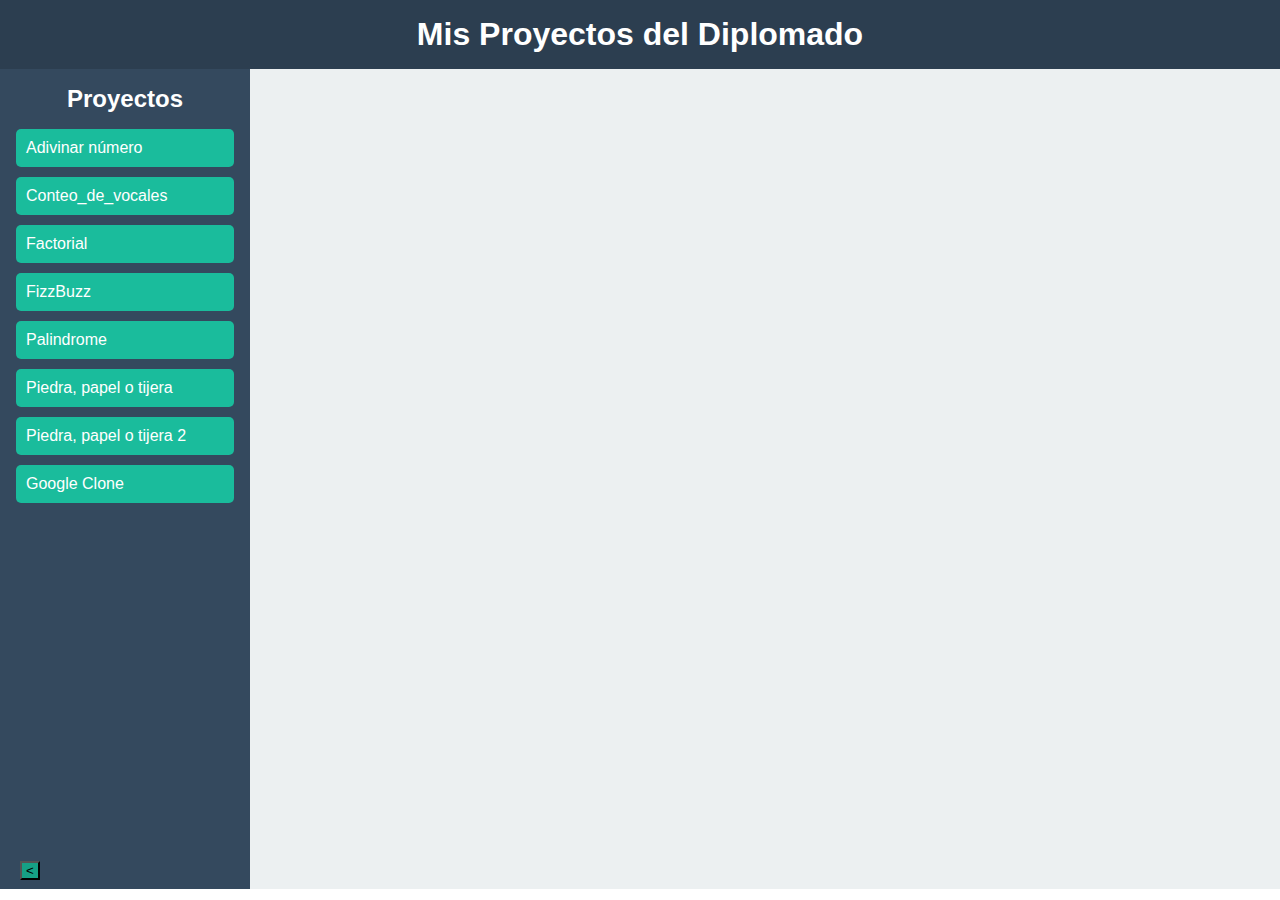
<file: index.html>
<!DOCTYPE html>
<html lang="es">
<head>
  <meta charset="UTF-8" />
  <meta name="viewport" content="width=device-width, initial-scale=1.0"/>
  <title>Mis Proyectos - Diplomado Web</title>
  <!-- Enlace al archivo externo de CSS -->
  <link rel="stylesheet" href="css/estilos.css" />
</head>
<body>
  <header>
    <h1>Mis Proyectos del Diplomado</h1>
  </header>

  <div class="contenido-principal">
    <aside id="menu-lateral" class="menu-lateral">
      <h2>Proyectos</h2>
      <ul>
        <li><button onclick="cargarProyecto('ejercicios/Adivinar_num/index.html')">Adivinar número</button></li>
        <li><button onclick="cargarProyecto('ejercicios/Conteo_de_vocales/index.html')">Conteo_de_vocales</button></li>
        <li><button onclick="cargarProyecto('ejercicios/Factorial/index.html')">Factorial</button></li>
        <li><button onclick="cargarProyecto('ejercicios/FizzBuzz/index.html')">FizzBuzz</button></li>
        <li><button onclick="cargarProyecto('ejercicios/Palindromo/index.html')">Palindrome</button></li>
        <li><button onclick="cargarProyecto('ejercicios/ppt/index.html')">Piedra, papel o tijera</button></li>
        <li><button onclick="cargarProyecto('ejercicios/ppt2/index.html')">Piedra, papel o tijera 2</button></li>
        <li><button onclick="cargarProyecto('ejercicios/GOOGLE/index.html')">Google Clone</button></li>
      </ul>
    </aside>

    <section class="visor-proyecto">
      <iframe id="visor" src="" frameborder="0"></iframe>
    </section>
  </div>
  <footer>
    <button id="esc_aper" class="button_footer" title="Esconder menú" onclick="esconder_aparecer()"><</button>
  </footer>
  <script>
    
    function cargarProyecto(ruta) {
      document.getElementById('visor').src = ruta;
    }
 
    let menuAbierto = true;
    document.getElementById("esc_aper").addEventListener("click", () => {
      const menu = document.getElementById("menu-lateral");

      if (menuAbierto) {
        menu.style.width = "0px";
        document.getElementById("esc_aper").innerText = ">";
        document.getElementById("esc_aper").title="Desplegar menu"
      } else {
        menu.style.width = "250px";
        document.getElementById("esc_aper").innerText = "<";
        document.getElementById("esc_aper").title="Esconder menu"
      }

      menuAbierto = !menuAbierto;
    });
  </script>
</body>
</html>
</file>
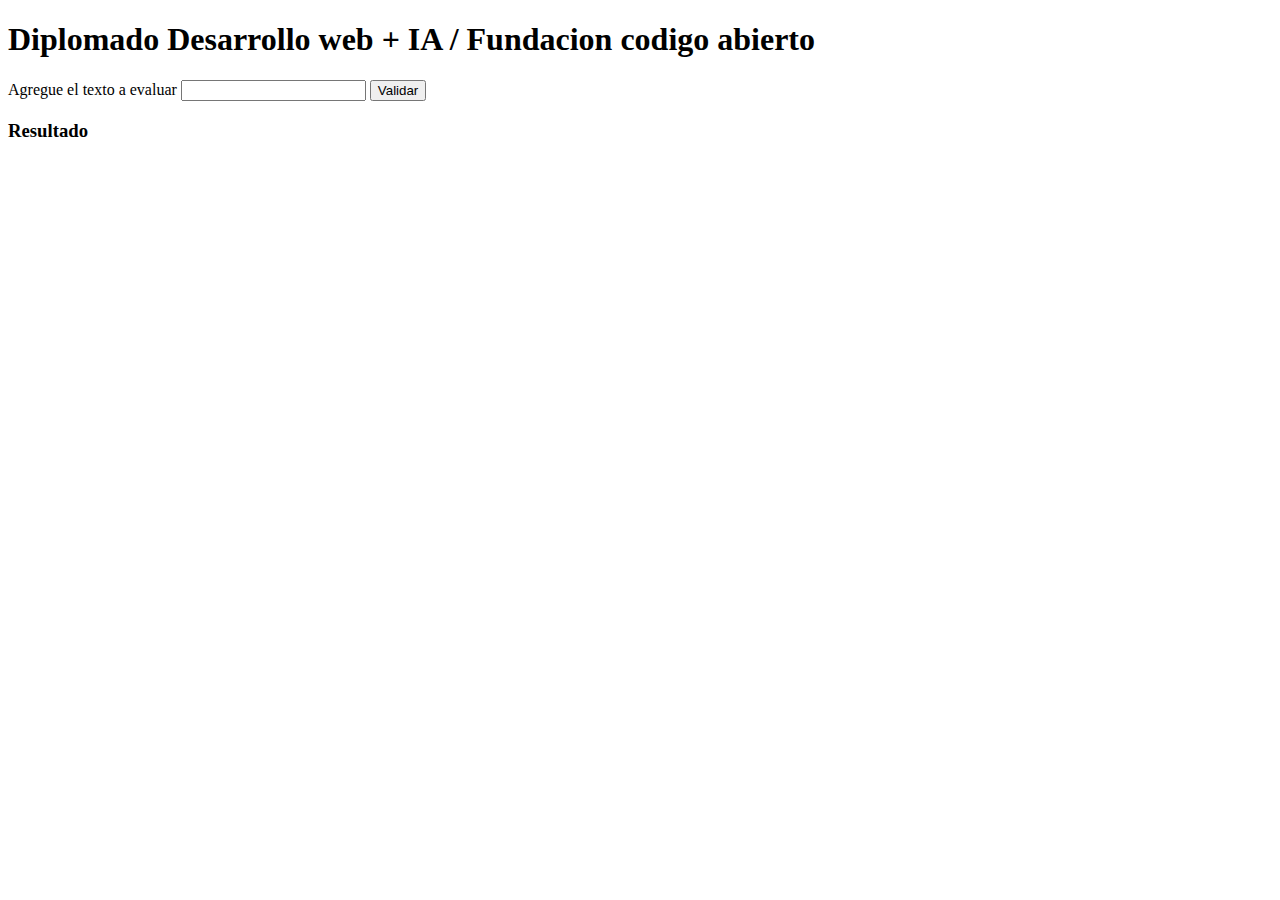
<file: ejercicios/Conteo_de_vocales/index.html>
<!DOCTYPE html>
<html lang="en">
<head>
    <meta charset="UTF-8">
    <meta name="viewport" content="width=device-width, initial-scale=1.0">
    <title>Conteo de vocales</title>
    <script src="main.js"></script>
</head>
<body>
    <header>
        <h1>Diplomado Desarrollo web + IA / Fundacion codigo abierto</h1>
    </header>
    <body>
        Agregue el texto a evaluar
        <input id="MyInput" type="text">
        <button id="validar" onclick="validacion()">Validar</button>
        <h3 id="Resultado">Resultado</h3>
    </body>
    
</body>
</html>
</file>
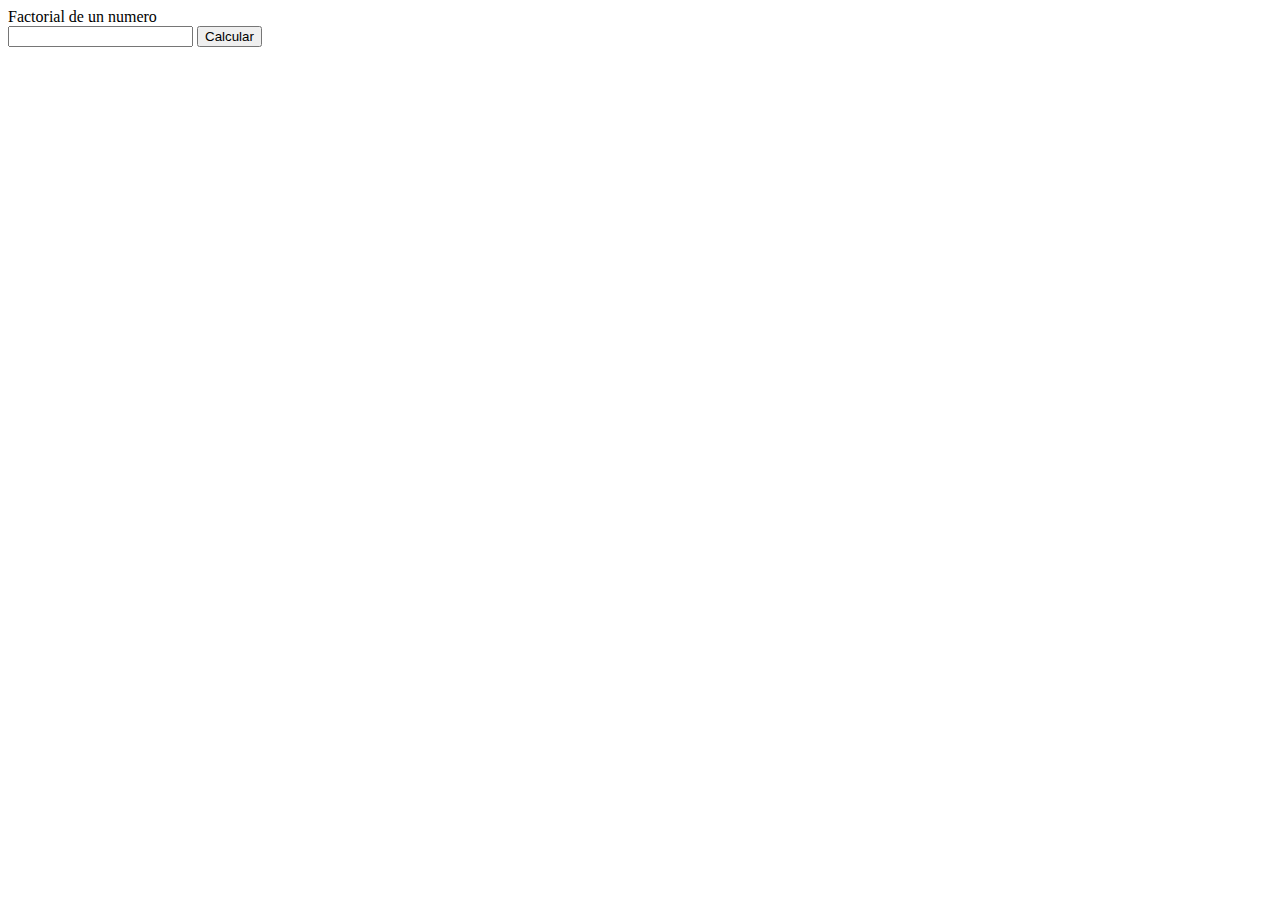
<file: ejercicios/Factorial/index.html>
<!DOCTYPE html>
<html lang="en">
<head>
    <meta charset="UTF-8">
    <meta name="viewport" content="width=device-width, initial-scale=1.0">
    <title>Document</title>
</head>
<body>
    <header>Factorial de un numero</header>
    <section>
        <input id="text_input" type="text">
        <button onclick="calcular()">Calcular</button>
    </section>
    <br><br>
    <section>
        <div id="resultado"></div>
    </section>
    <script src="app.js"></script>
</body>
</html>
</file>
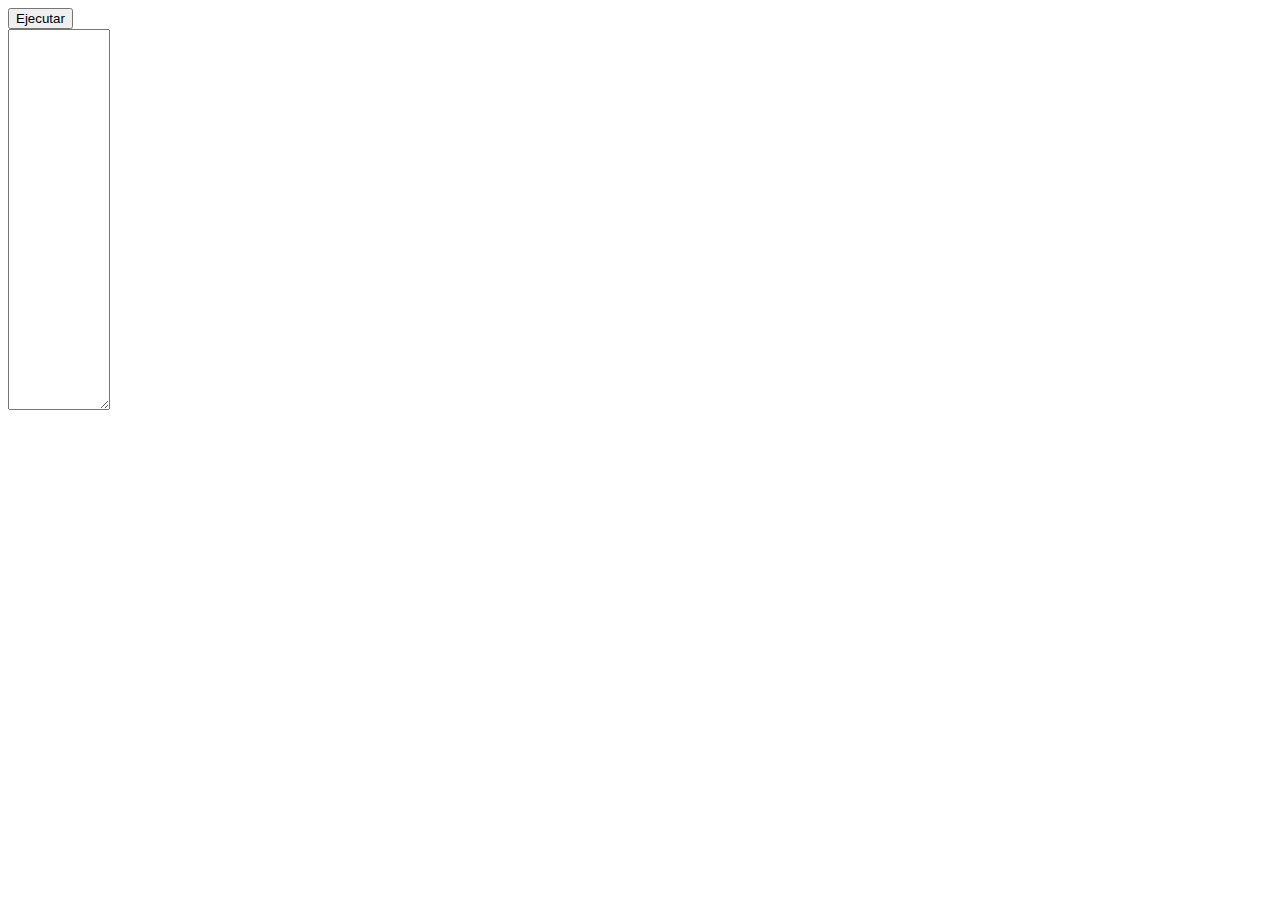
<file: ejercicios/FizzBuzz/index.html>
<!DOCTYPE html>
<html lang="en">
<head>
    <meta charset="UTF-8">
    <meta name="viewport" content="width=device-width, initial-scale=1.0">
    <title>FizzBuzz</title>
</head>
<body>
    <div>
        <button onclick="ejecutar()">Ejecutar</button>
    </div>
    <div>
        <textarea name="" id="contenedor" rows="25" cols="10"></textarea>
    </div>
    <script src="app.js"></script>
</body>
</html>
</file>
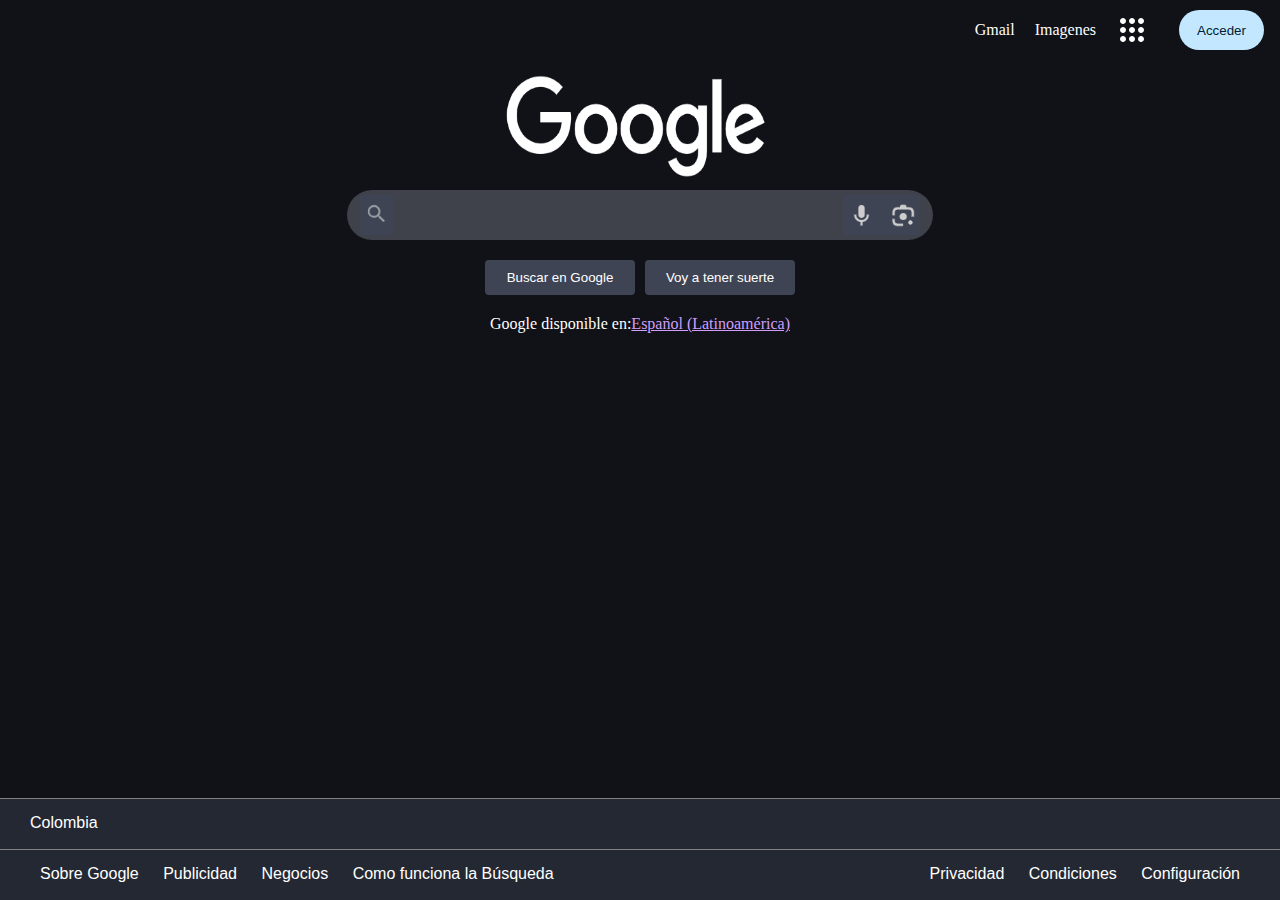
<file: ejercicios/GOOGLE/index.html>
<!DOCTYPE html>
<html lang="en">
<head>
  <meta charset="UTF-8">
  <meta name="viewport" content="width=device-width, initial-scale=1.0">
  <title>Document</title>
  <link rel="stylesheet" href="styles.css">
</head>
<body>
  <header>
    <div>
      <a href="https://accounts.google.com/v3/signin/identifier?continue=https%3A%2F%2Fmail.google.com%2Fmail%2F%26ogbl%2F&emr=1&ifkv=ASKV5Mjyyr7yPx1plpyL5wXn2caSIXioLVTc4o9ks66PVLVR6XeuySMYLCaONKGSweFMElWjRruu&ltmpl=default&ltmplcache=2&osid=1&passive=true&rm=false&scc=1&service=mail&ss=1&flowName=GlifWebSignIn&flowEntry=ServiceLogin&dsh=S1797085344%3A1747097879112781">Gmail</a>
      <a href="https://www.google.com/search?sca_esv=38312a7202a7ceff&q=carros&udm=2&fbs=[base64]&sa=X&ved=2ahUKEwjgktCBn5-NAxV7QzABHb3kOMkQtKgLegQIGxAB&biw=1272&bih=674&dpr=1.5">Imagenes</a>
      <img class="img_header" src="img/button_superior.png" alt="">
      <button class="but_header">Acceder</button>
    </div>
  </header>
  <section>
    <div>
      <img class="img_section" src="img/google_blanco.png" alt=""/>
    </div>
    <div class="div_input">
      <img class="img_lupa" src="img/lupa.png" alt="">
      <input type="text">
      <img src="img/microfono.png" alt="">
      <img src="img/lens.png" alt="">
    </div>
    <div class="div_button">
      <button>Buscar en Google</button>
      <button>Voy a tener suerte</button>
    </div>
    <div class="Text_div_body">
      Google disponible en: <a href="https://www.google.com/">Español (Latinoamérica)</a>
    </div>
  </section>
  <footer class="footer_disp">
    <div class="div-footer">Colombia</div>
    <div class="div-footer">
      <div>
        <a href="https://about.google/?utm_source=google-CO&utm_medium=referral&utm_campaign=hp-footer&fg=1">Sobre Google</a>
        <a href="https://business.google.com/es-all/google-ads/?subid=ww-ww-et-g-awa-a-g_hpafoot1_1!o2&utm_source=google.com&utm_medium=referral&utm_campaign=google_hpafooter&fg=1">Publicidad</a>
        <a href="https://business.google.com/es-all/business-profile/?subid=ww-ww-et-g-awa-a-g_hpbfoot1_1!o2&utm_source=google.com&utm_medium=referral&utm_campaign=google_hpbfooter&fg=1">Negocios</a>
        <a href="https://www.google.com/search/howsearchworks/?fg=1">Como funciona la Búsqueda</a>
      </div>
      <div>
        <a href="https://policies.google.com/privacy?hl=es-419&fg=1">Privacidad</a>
        <a href="https://policies.google.com/terms?hl=es-419&fg=1">Condiciones</a>
        <a href="">Configuración</a>
      </div>
    </div>
  </footer>
</body>
</html>
</file>
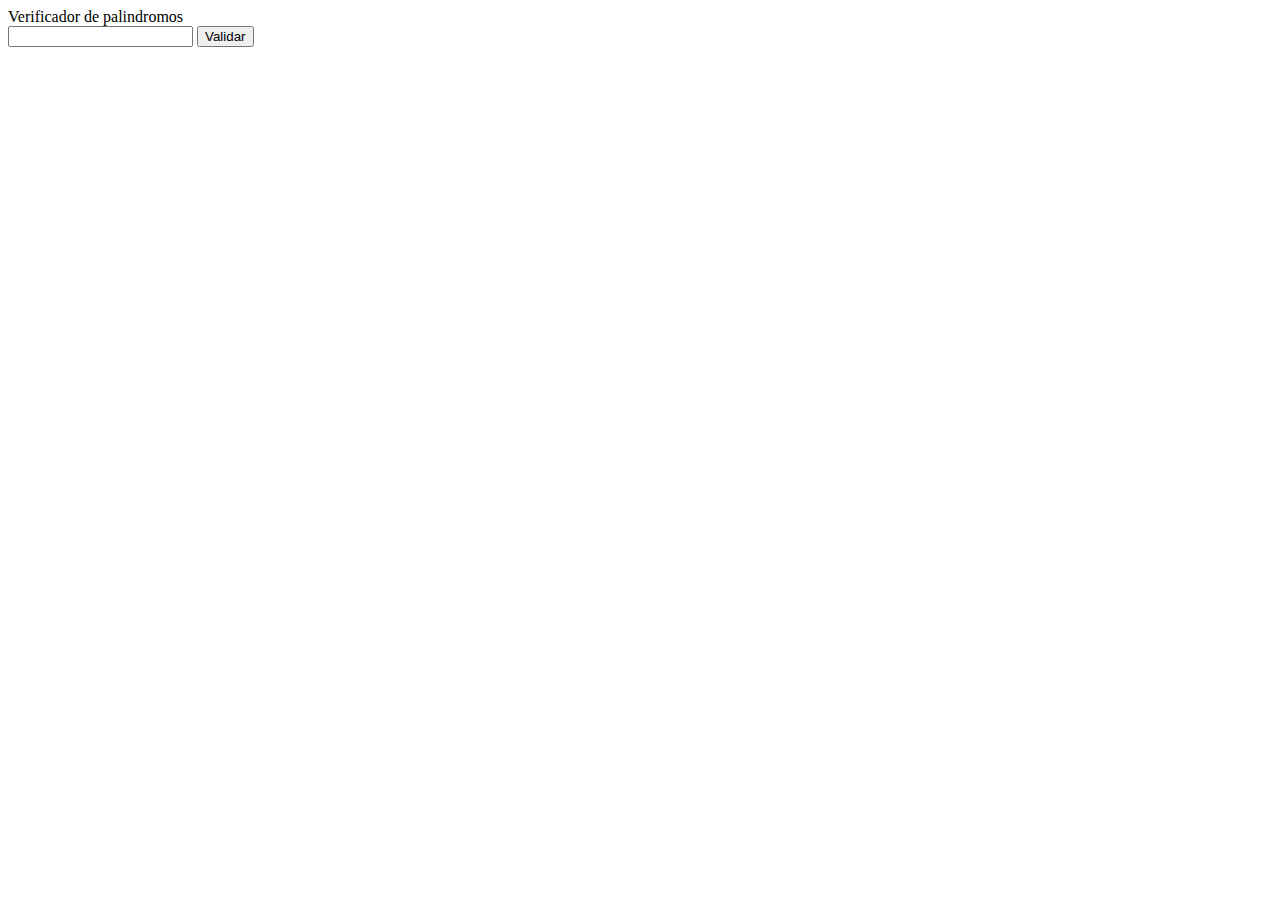
<file: ejercicios/Palindromo/index.html>
<!DOCTYPE html>
<html lang="en">
<head>
    <meta charset="UTF-8">
    <meta name="viewport" content="width=device-width, initial-scale=1.0">
    <title>Document</title>
</head>
<body>
    <header>
        Verificador de palindromos
    </header>
    <section>
        <input id="text_ingresado" type="text">
        <button onclick="validar()">Validar</button>
    </section>
    <br>
    <div id="resultado"></div>
    <script src="app.js"></script>
</body>
</html>

<!-- "anita lava la tina" -->
</file>
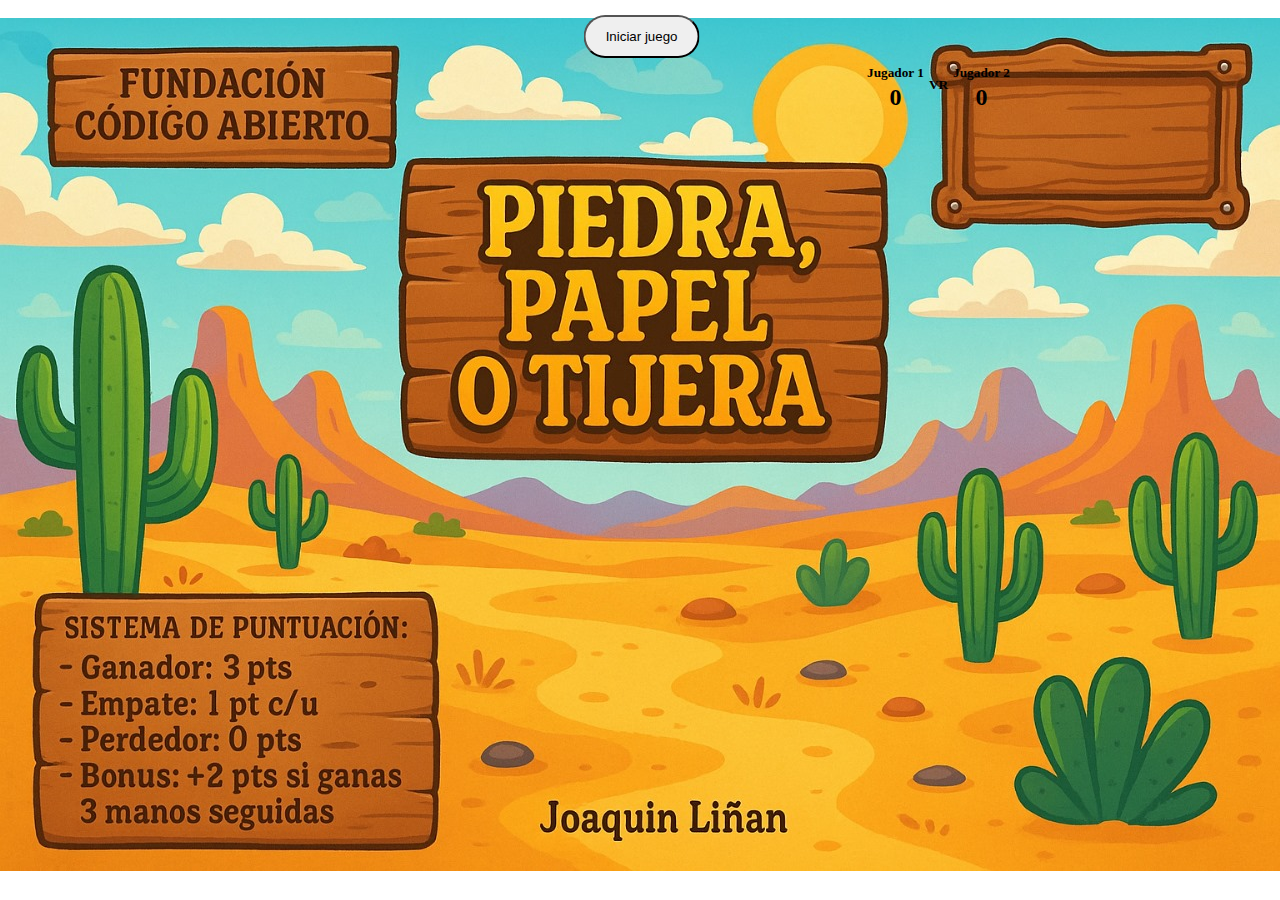
<file: ejercicios/ppt/index.html>
<!DOCTYPE html>
<html lang="en">
<head>
    <meta charset="UTF-8">
    <meta name="viewport" content="width=device-width, initial-scale=1.0">
    <title>Document</title>
    <link rel="stylesheet" href="styles.css">
    <script src="script.js" defer></script>
</head>
<body class="fondo-juego">

    <header>
        <!-- <h1>FUNDACION CODIGO ABIERTO</h1>
        <H2>PIEDRA, PAPEL O TIJERA</H2> -->
        <div class="contenedor">
            <div class="div_score">
                <div>
                    <article>
                        <h5>Jugador 1</h5>
                    </article>
                    <article>
                        <h2 id="score_player1">0</h2>
                    </article>
                </div>  
                <div >
                    <h5 class="vr">VR</h5>
                </div>
                <div>
                    <article>
                        <h5>Jugador 2</h5>
                    </article>
                    <article>
                        <h2 id="score_player2">0</h2>
                    </article>
                </div>
            </div>
        </div>
    </header>
    <section>
        <div class="div_players">
            <!-- <article>Jugador 1</article>
            <article>Jugador 2</article> -->
            <!-- <img src="img/Papel.png" alt="">
            <img src="img/Piedra.png" alt="">
            <img src="img/tijera.png" alt=""> -->
        </div>
        <div class="div_button">
            <button onclick="miFuncion()">Iniciar juego</button>
            <h1 id="miElemento"></h1>
            <!-- <button onclick="pruebaimagenes()">Prueba</button> -->
            <div id="imagen-container"></div>
            <!-- <button onclick="boton()">Prueba 2</button> -->
            
        </div>
        <table class="tabla">
            <tr>
                <td id="Jug_1"></td>
                <td id="Jug_2"></td>
            </tr>
            <tr>
                <td id="container_jug1"></td>
                <td id="container_jug2"></td>
            </tr>
            <tr>
                <td id="resultado" colspan="2"></td>
            </tr>
        </table>
    </section>
    <footer>
        <!-- <button onclick="otroboton()">Boton 2</button>
        <button onclick="miprompt()">Mi prompt</button> -->
        <!-- <h3><b>Diseñado y elaborado por: </b>Joaquin Liñan</h3> -->
         <!-- <img src="img/ganador.png" alt="">
         <img src="img/perdedor.png" alt="">
         <img src="img/empate.png" alt=""> -->
    </footer>
    


    
    <!-- <script src="script.js"></script> -->
</body>
</html>
</file>
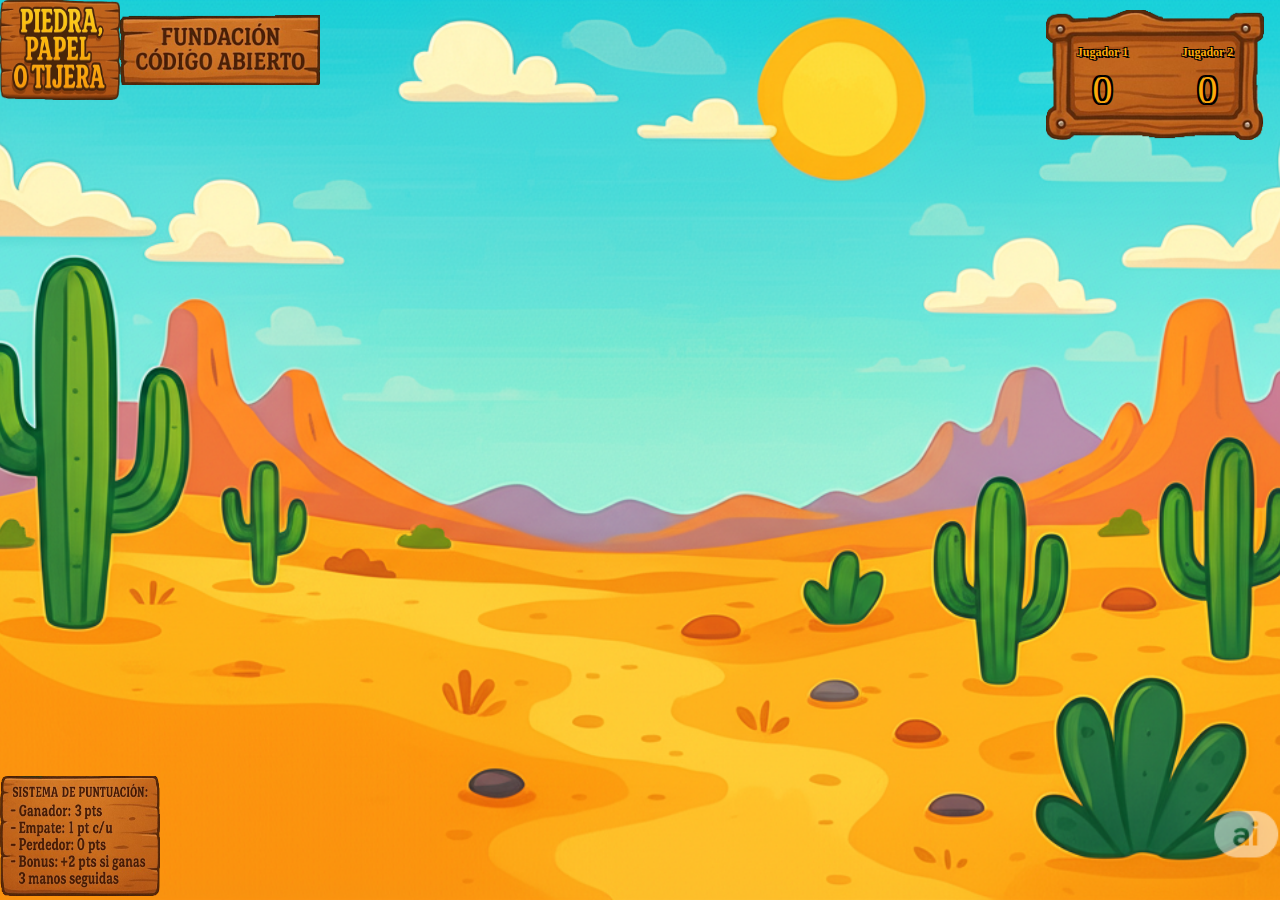
<file: ejercicios/ppt2/index.html>
<!DOCTYPE html>
<html lang="en">
<head>
    <meta charset="UTF-8">
    <meta name="viewport" content="width=device-width, initial-scale=1.0">
    <title>Document</title>
    <link rel="stylesheet" href="styles.css">
</head>
<body>
    <!-- <img src="img/FCA.png" alt="">
    <img src="img/titulo.png" alt="">
    <img src="img/score.png" alt="">
    <img src="img/reglas.png" alt=""> -->

    <header>
        <div class="div_header">
            <div class="imagenes">
                <img src="img/titulo.png" class="img_img2" alt="Imagen 2" />
                <img src="img/FCA.png" class="img_img1" alt="Imagen 1" />
            </div>
            
            <div class="contenedor-juego">
                <!-- Tabla para el Score -->
                <div class="tabla-score">
                    <table>
                        <tr>
                            <th>Jugador 1</th>
                            <th>Jugador 2</th>
                        </tr>
                        <tr>
                            <td id="score1">0</td>
                            <td id="score2">0</td>
                        </tr>
                    </table>
                </div>
            </div>
        </div>
    </header>



<footer>
    <div>
        <img src="img/reglas.png" class="img_img3" alt="Imagen 2" />
    </div>
</footer>

    
</body>
</html>
</file>
<file: css/estilos.css>
* {
  margin: 0;
  padding: 0;
  box-sizing: border-box;
}

html, body {
  height: 100%;
  font-family: Arial, sans-serif;
}

header {
  background-color: #2c3e50;
  color: white;
  padding: 1rem;
  text-align: center;
}

.contenido-principal {
  display: flex;
  flex-direction: row;
  height: calc(100vh - 80px);
}

.menu-lateral {
  width: 250px;
  background-color: #34495e;
  color: white;
  padding: 1rem;
  overflow-y: auto;
  transition: width 0.3s ease;
}

.menu-lateral h2 {
  text-align: center;
  margin-bottom: 1rem;
}

.menu-lateral ul {
  list-style: none;
}

.menu-lateral li {
  margin-bottom: 10px;
}

.menu-lateral button {
  width: 100%;
  padding: 10px;
  background-color: #1abc9c;
  border: none;
  color: white;
  font-size: 16px;
  border-radius: 5px;
  cursor: pointer;
  text-align: left;
}

.menu-lateral button:hover {
  background-color: #16a085;
}

.visor-proyecto {
  flex: 1;
  padding: 1rem;
  background-color: #ecf0f1;
  overflow: hidden;
}

.visor-proyecto iframe {
  width: 100%;
  height: 100%;
  border: none;
  border-radius: 5px;
}

.button_footer{
    background-color: #16a085;
    width: 20px;
    position: absolute;
    bottom: 20px;
    left: 20px;
    z-index: 9999;
}
</file>
<file: ejercicios/GOOGLE/styles.css>
* {
  margin: 0;
  padding: 0;
  /* border: 1px solid red; */
}

body{
  background-color: #101218;
  flex-direction: row-reverse;
  justify-content: flex-end;
  align-items: flex-end;
}

.img_section{
  width: 300px;
  height: 130px; 
  /* border-radius: 50%; */
}
header{
  display: flex;
  justify-content: flex-end;
  gap: 20px;
  height: 60px;
}

.img_header {
  /* padding: 10px 12px; */
  /* margin: 12px 16px 12px 10px; */
  /* display: flex; */
  /* align-items: center; */
}

header div{
  display: flex;
  align-items: center;
  gap: 20px;
}
.but_header{
  background: #c2e7ff;
  color: #001d35;
  border-radius: 20px;
  width: 80px;
  height: 40px;
  padding: 10px 12px;
  margin: 12px 16px 12px 10px;
  min-width: 85px;
}


header a {
  color: white;
  text-decoration: none;
}
section{
  display: block;
  justify-content: center;
  gap: 60px;
  padding: 100;
}
section div{
  display: flex;
  align-items: center;
  justify-content: center;
}
.div_button{
  padding: 20px;
  gap: 10px;
}
button{
  width: 150px;
  height: 35px;
  background-color: #3f4454;
  color: white;
  border: none;
  border-radius: 4px;
  cursor: pointer;
}
.div_input{
  background-color: #3f424a;
  width: 45%;    
  margin: 0 auto; 
  border-radius: 40px;
  padding: 5px;
  cursor: text; 
}

.div_input img {
  height: 40px;
  cursor: pointer;
}

.img_lupa{
  cursor: default;
}

input{
  background-color: #3f424a;
  color: white;
  width: 450px;
  border: none;
}

input:focus{
  border: none;
  outline: none;
}
.Text_div_body{
  color: white;
}
.Text_div_body a {
  color: #d19efa;
}
footer{
  position: absolute;
  bottom: 0;
  width: 100%;
  color: white;
  gap: 10px;
}
footer a {
  color: white;
  text-decoration: none;
  gap: 40px;
  padding: 10px;
}
.div-footer {
  background-color: #242832;
  display: flex;
  justify-content: space-between;
  font-family: Arial, sans-serif;
  color: white;
  gap: 20px;
  height: 20px;
  padding: 15px 30px;
  border-top: 1px solid gray;
}

.div2_footter {
  
}
/* .footer_disp{
  display: flex;
  align-items: flex-end;
} */
/* .cont_header {
  display: flex;
  justify-content: flex-end;
} */
</file>
<file: ejercicios/ppt/styles.css>
header{
    display: block;

}

h1{
    text-align: left;
}
h2{
    text-align: center;
}
.fondo-juego {
    background-color: aquamarine;
    background-image: url(img/fondo_PPoT.jpeg);
    background-repeat: no-repeat;
    background-position: center center;
    background-size: contain;
    background-color: #fff; /* o algún color que combine con tu imagen */
    height: 97vh;
    width: 90vw;
}
img{
    height: 300px;
    width: 300px;
}
/* * {
    border:1px solid red;
} */

.contenedor{
    position: absolute;
    right: 270px;
    top: 55px;
}


.div_score{
    /* position: absolute; */
    display: flex;
    align-items: center;
    gap: 5px;
    /* right: -290px;
    top: -250px; */
}

.div_score article {
    height: 25px;
}
.div_players {
    display: flex;
    justify-content: space-around;
    height: 350px;
    align-items: center;
}

article {
    display: flex;
    justify-content: center;
    align-items: center;
    width: 100%;
    height: 100%;
}

.div_button {
    display: flex;
    justify-content: center;
    width: 100%;
}

.div_button button{
    width: 10%;
    border-radius: 40px;
    transform: translate(50%, -800%) 
}

.imagen-container {
    margin-top: 20px;
}

.imagen-ajustada{
    width: 100px; 
    height: auto; 
    display: block;
}
.div-diferente{
    display: flex;
    justify-content: space-around;
}
.imagen-ajustada-result{
    /* display: flex;
    justify-content: space-between; */
    width: 70px; 
    height: 70px; 
}
.imagen-ajustada-empate{
    display: flex;
    justify-content: center;
    width: 150px; 
    height: 70px;
}
.div-imagen-ajustada-empate{
    display: flex;
    justify-content: center;
    width: 100%;
    height: 100%;
 }

.tabla {
    position: absolute;
    right: 570px;
    top: 330px;
    text-align: center;
}

footer{
    display: flex;
    justify-content: right;
}
</file>
<file: ejercicios/ppt2/styles.css>
/*  
* {
    border: 1px solid red;
}  */

body {
  margin: 0;
  padding: 0;
  background-image: url("img/FondoNew.png"); 
  background-size: cover;
  background-repeat: no-repeat;
  background-position: center center;
  height: 100vh; 
}

.fondo-juego {
    background-color: aquamarine;
    background-image: url(img/FondoNew.png);
    background-repeat: no-repeat;
    background-position: center center;
    background-size: contain;
    background-color: #fff;
    height: 97vh;
    width: 90vw;
}

.div_header{
    display: flex;
    justify-content: space-between;
    align-items: center;
    height: 100px;
}

.contenedor-juego {
  display: grid;
  grid-template-columns: repeat(3, 1fr); 
  grid-template-rows: auto 1fr; 
  height: 100vh;
  justify-items: center; 
  align-items: center; 
  gap: 20px; 
}

.tabla-score {
  position: absolute; 
  top: 10px; 
  right: 10px; 
  background-image: url('img/score.png'); 
  background-size: contain; 
  background-position: center; 
  background-repeat: no-repeat;
  color: #FBA90B;
  padding: 10px; 
  border-radius: 8px;
  width: 230px; 
  height: 130px;
  box-sizing: border-box; 
  text-align: center;
  overflow: hidden; 
  z-index: 10; 
}

table {
  width: 100%;
  height: 100%;
  border-collapse: collapse;
  text-align: center;
  z-index: 1; /* Asegura que la tabla esté encima de la imagen de fondo */
}

th {
  padding: 5px;
  vertical-align: bottom;
  height: 35px;
  font-size: 12px;
  text-shadow:  
      -1px -1px 0 #000,  
        1px -1px 0 #000,
      -1px  1px 0 #000,
        2px  2px 0 #000;
}

td {
  vertical-align: top;
  font-size: 40px;
  text-shadow:  
        -2px -2px 0 #000,  
         2px -2px 0 #000,
        -2px  2px 0 #000,
         2px  2px 0 #000;

}

/* titulos jugadores*/
.titulo-jugador {
    font-size: 40px;
    font-weight: bold;
    text-align: center;
    text-shadow:  
        -2px -2px 0 #000,  
         2px -2px 0 #000,
        -2px  2px 0 #000,
         2px  2px 0 #000;
    color: #FBA90B;
    padding: 5px;
}

/* Centrar la celda de empate y su contenido */
#celda-empate {
  text-align: center;
  vertical-align: middle;
  padding: 10px;
}

/* Tamaño adecuado para la imagen de empate */
#celda-empate img {
  width: 100px;
  display: block;
  margin: 0 auto;
}

#scoreboard{
  text-shadow: none;
}

.boton-juego {
  padding: 12px 24px;
  font-size: 18px;
  background-color: #FBA90B;
  border: none;
  border-radius: 8px;
  color: white;
  cursor: pointer;
  box-shadow: 2px 2px 10px rgba(0,0,0,0.3);
  transition: background-color 0.3s ease;
}

.boton-juego:hover {
  background-color: #d98d00;
}

section {
      padding: 40px;      
      flex: 1;
      display: flex;
      justify-content: center;  
      align-items: center;      
}

.oculto {
  display: none !important;
}

.estado-resultado {
  text-align: center;
}

.estado-resultado img {
  width: 80px; 
  height: auto;
}

#img-empate {
  width: 100px;
  display: block;
  margin: 0 auto;
}

#botones-juego {
    display: block;
    text-align: center; 
    margin-top: 20px; 
    width: 100%; 
}

/* Estilo para las imágenes */
.imagenes {
  display: flex;
  align-items: center;
}

.img_img1 {
    width: 200px;
    height: 70px;
}

.img_img2 {
    width: 120px;
    height: 100px;
}

.img_img3 {
    width: 160px;
    height: 120px;
}

.selector {
    margin: 20px auto;
    width: 160px;
    height: 160px;
    position: relative;
    cursor: pointer;
    border: 3px solid #FA8072; /* Contorno salmón */
    border-radius: 10px;
    overflow: hidden;
}

.selector img {
  position: absolute;
  width: 100%;
  height: 100%;
  object-fit: contain;
  top: 0; left: 0;
  transition: opacity 0.6s ease;
  opacity: 0;
  user-select: none;
}
.selector img.visible {
  opacity: 1;
  z-index: 2;
}

/* ---------------------------------------------------*/
footer{
  position: absolute;
  bottom: 0;
  width: 100%;
  color: white;
  gap: 10px;
}

@keyframes brillo {
    0% { border-color: #FA8072; }
    50% { border-color: #FFD700; } /* Dorado brillante */
    100% { border-color: #FA8072; }
}

.selector {
    margin: 20px auto;
    width: 160px;
    height: 160px;
    position: relative;
    cursor: pointer;
    border: 3px solid #FA8072; /* Inicial */
    border-radius: 10px;
    overflow: hidden;
    animation: brillo 1.5s infinite alternate; /* Efecto de borde brillante */
}

@keyframes saltar {
    0% { transform: translateY(0); }
    50% { transform: translateY(-10px); } /* Salta hacia arriba */
    100% { transform: translateY(0); }
}

.ganador {
    animation: saltar 0.5s infinite alternate; /* Efecto de brinco */
}


/* Diseño responsivo para dispositivos pequeños */
/* @media (max-width: 768px) { */
  /* .contenedor-juego {
    grid-template-columns: 1fr;
    grid-template-rows: auto auto;
  }  */
/* 
  .imagenes {
    grid-template-columns: 1fr; /* Imágenes en una sola columna */
  /* } */

  /* .tabla-score {
    padding: 0.5rem;
    font-size: 14px; /* Reducir el tamaño del texto en la tabla en pantallas pequeñas */
  /* } */ 
     
   /* table {
    font-size: 14px; /* Reducir el tamaño de la tabla */
  /* }    */

/* 
  th, td {
    padding: 8px;
  }
} */ 

/* Diseño responsivo para dispositivos pequeños */
@media (max-width: 768px) {
    .imagenes {
        grid-template-columns: 1fr; /* Imágenes en una sola columna */
    }

    .tabla-score {
        width: 180px; /* Reduce el ancho */
        height: 100px; /* Reduce la altura */
        padding: 5px;
        font-size: 12px;
        display: flex; /* Mantener centrado */
        justify-content: center; /* Centrar horizontalmente */
        align-items: center; /* Centrar verticalmente */
    }
     
    table {
        font-size: 12px; /* Texto más compacto */
    }

    th, td {
        padding: 6px;
    }

    /* Ajustar la posición del score */
    #score1, #score2 {
        font-size: 30px; /* Texto más pequeño en móviles */
        position: relative;
        top: -12px; /* Elevarlo un poco más */
    }

    /* Centrar los textos de Jugador 1 y Jugador 2 */
        th {
        font-size: 14px; /* Reducir tamaño en móviles */
        vertical-align: bottom; /* Asegura alineación dentro de la tabla */
        position: relative;
        top: -5px; /* Subir un poco más para ajustarlo */
    }
    .thjig1 {
        text-align: right; 
    }
    .thjig2 {
        text-align: left; 
    }
}
</file>
